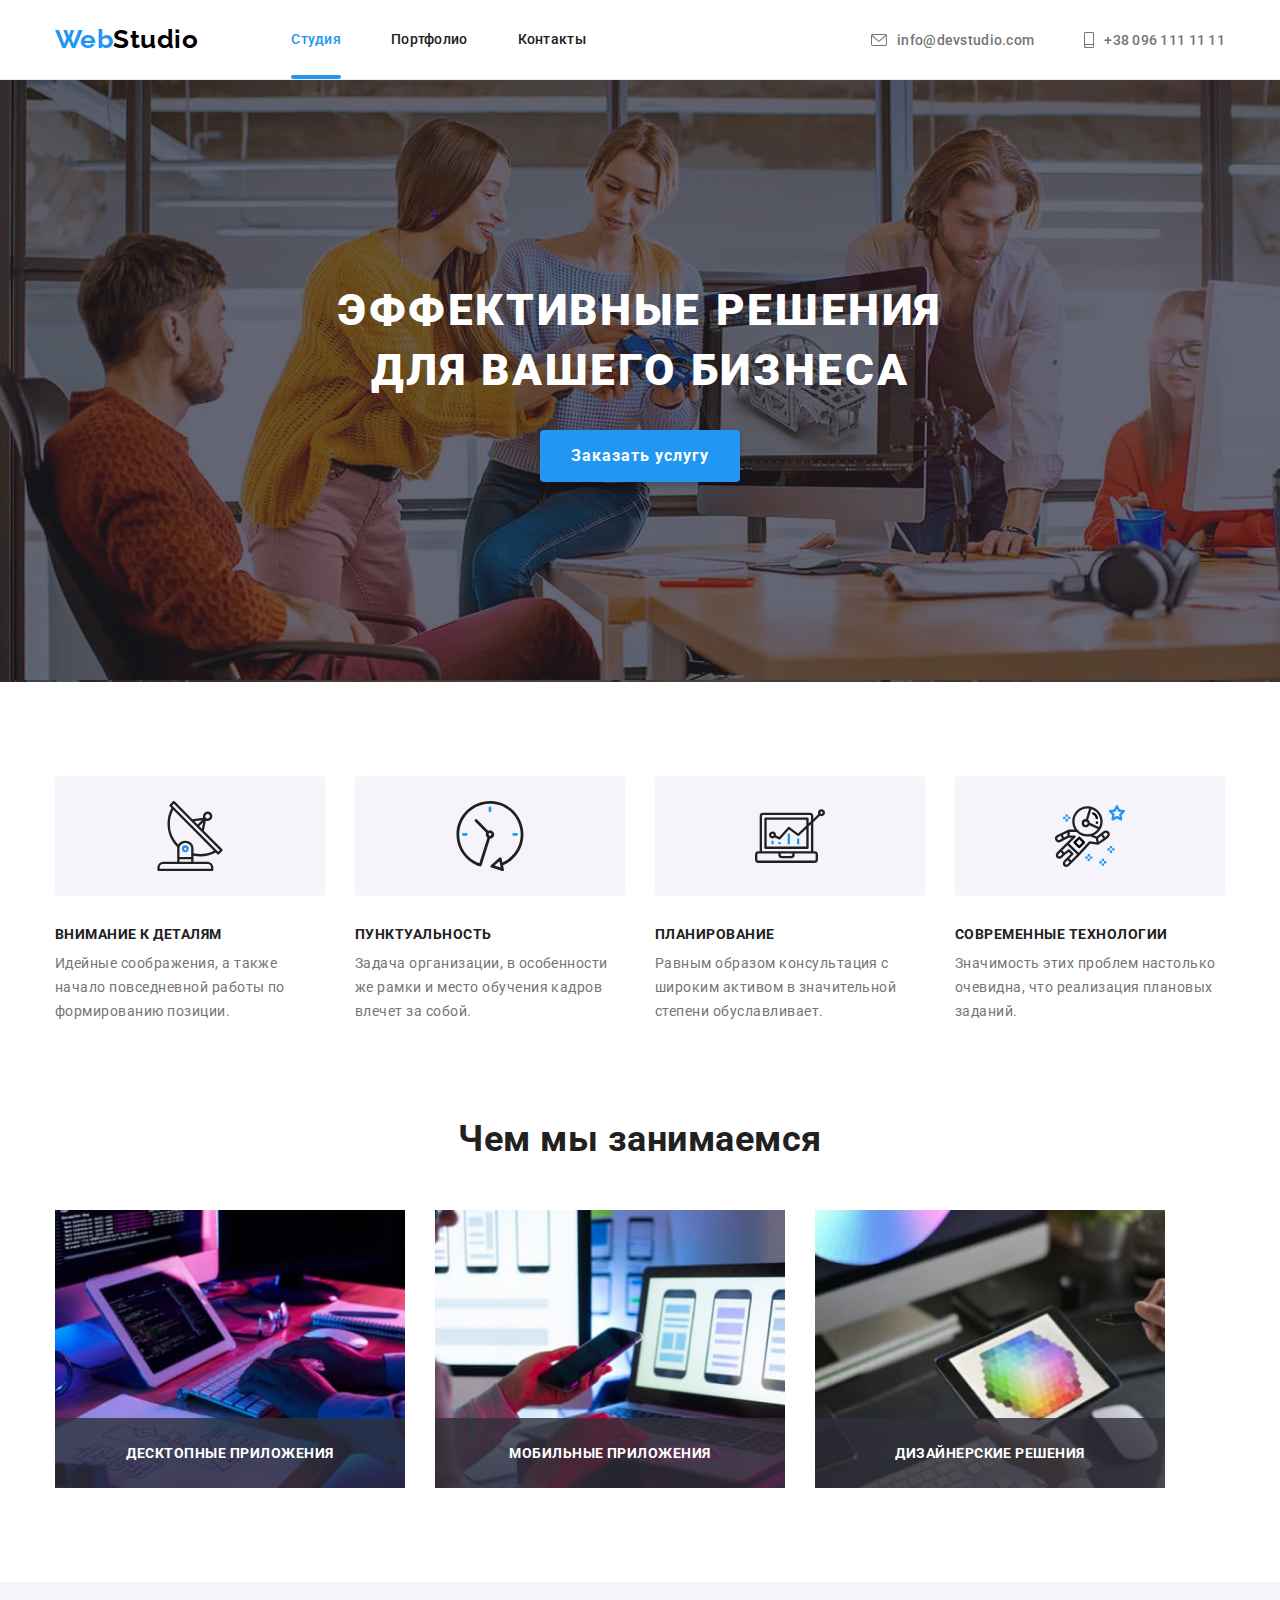
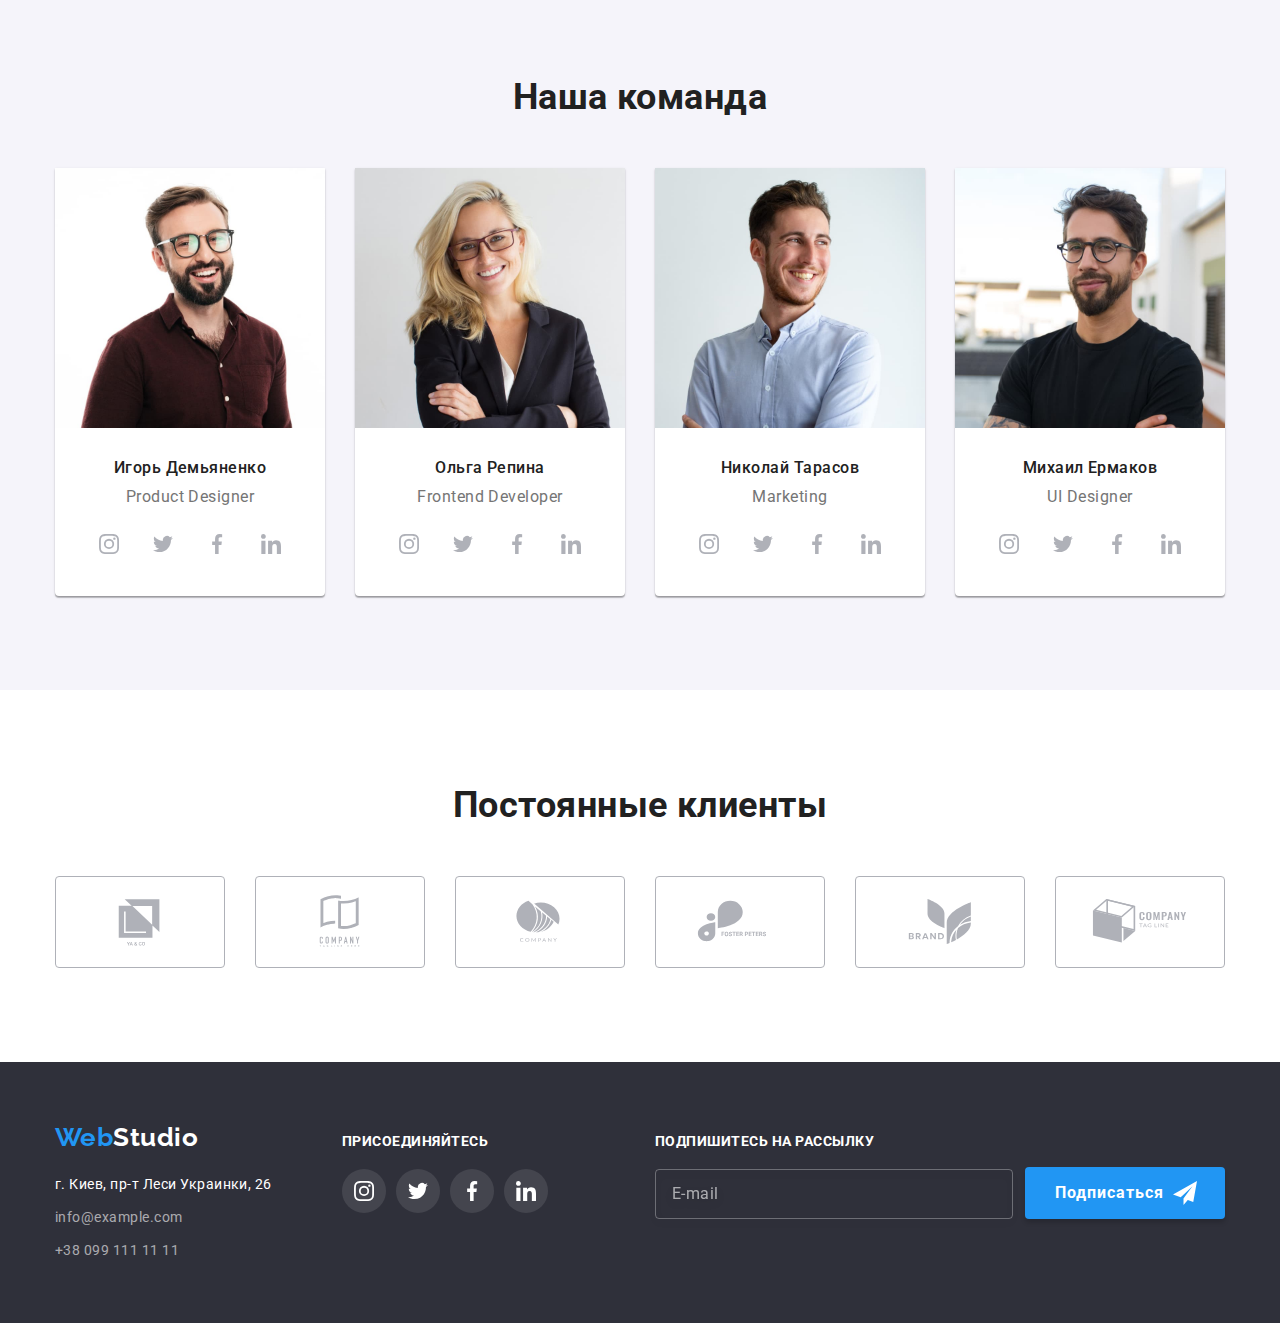
<file: index.html>
<!DOCTYPE html>
<html lang="ru">
<head>
    <meta charset="UTF-8">
    <meta http-equiv="X-UA-Compatible" content="IE=edge">
    <meta name="viewport" content="width=device-width, initial-scale=1.0">
    <title>Студия</title>
    <link rel="preconnect" href="https://fonts.gstatic.com">
    <link href="https://fonts.googleapis.com/css2?family=Raleway:wght@700&family=Roboto:wght@400;500;700;900&display=swap" rel="stylesheet">
    <link rel="stylesheet" href="https://cdnjs.cloudflare.com/ajax/libs/modern-normalize/1.0.0/modern-normalize.min.css">
    <link rel="stylesheet" href="./css/main.min.css">
</head>
<body>

<!-- Хедер -->

    <header class="page-header">
        <div class="container header-container">
            <nav class="nav nav--flex-centered">
                <a href="./index.html" class="nav__logo"> <span class="nav__logo--forepart">Web</span>Studio</a>
                <ul class="nav-list">
                    <li class="nav-list__item"> <a href="./index.html" class="nav-list__link nav-list__link--current">Студия</a></li>
                    <li class="nav-list__item"> <a href="./portfolio.html" class="nav-list__link">Портфолио</a></li>
                    <li class="nav-list__item"> <a href="#contacts" class="nav-list__link">Контакты</a> </li>
                </ul>
            </nav>
            <ul class="contact-list">
                <li class="contact-list__item">
                    
                <a href="mailto:info@devstudio.com" class="contact-list__link">
                    <svg class="contact-list__icon contact-list__icon--envelope">
                        <use href="./images/icons.svg#icon-envelope"></use>
                    </svg>
                    info@devstudio.com</a>
                </li>
                <li class="contact-list__item"><a href="tel:+380961111111" class="contact-list__link">
                    <svg class="contact-list__icon contact-list__icon--smartphone"  width="10px" height="16px">
                        <use href="./images/icons.svg#icon-smartphone">
                        </use>
                    </svg>
                    +38 096 111 11 11</a>
                </li>
            </ul>
        </div>
        
    </header>
    <main>
        <!-- Герой -->
        <section class="hero">
            <div class="container">
                <h1 class="hero__title">Эффективные решения <br> для вашего бизнеса</h1>
                <button class="hero__button " type="button" data-modal-open>Заказать услугу</button>
            </div>
            <div class="backdrop backdrop--is-hidden" data-modal>
                <div class="modal">
                    <button type="button" class="modal__button" data-modal-close>
                        <svg class="modal__icon">
                            <use href="./images/icons.svg#icon-button"></use>
                        </svg>
                    </button>
                    <form class="form">
                        <p class="form__title">Оставьте свои данные, мы вам перезвоним</p>
                        <div class="user-info">
                            <label class="user-info__label">
                                <span class="user-info__title">Имя</span>
                                <span class="user-info__text">
                                    <input name="user_name" type="text" class="user-info__input">
                                    <svg class="user-info__icon">
                                        <use href="./images/icons.svg#icon-user"></use>
                                    </svg>
                                </span>
                            </label>
                        </div>
                        <div class="user-info">
                            <label class="user-info__label">
                                <span class="user-info__title">Телефон</span> 
                                <span class="user-info__text">
                                    <input name="user_phone" type="tel" class="user-info__input">
                                    <svg class="user-info__icon">
                                        <use href="./images/icons.svg#icon-phone"></use>
                                    </svg>
                                </span>
                            </label>
                        </div>
                        <div class="user-info">
                            <label class="user-info__label">
                                <span class="user-info__title">Почта</span>
                                <span class="user-info__text">
                                    <input name="user_email" type="email" class="user-info__input">
                                    <svg class="user-info__icon">
                                        <use href="./images/icons.svg#icon-email"></use>
                                    </svg>
                                </span>
                            </label>
                        </div>
                            
                        <div class="user-info--comment">
                            <label class="user-info__label">
                                <span class="user-info__title">Комментарий</span> 
                                <textarea name="user_comment" rows="10" placeholder="Введите текст" class="user-info__textarea"></textarea>
                            </label>
                        </div>
                            
                        <div class="user-policy">
                            <label>
                                <input class="user-policy__input" name="user_policy" type="checkbox">
                                <svg class="user-policy__icon">
                                    <use href="./images/icons.svg#icon-check"></use>
                                </svg>
                                <span class="user-policy__text"> Соглашаюсь с рассылкой и принимаю <a href="#" class="user-policy__link">Условия договора</a> </span> 
                            </label>
                        </div>
                        <button class="form__button primary-button" type="submit">Отправить</button>
                    </form>
                </div>
            </div>
        </section>
        <!-- Преимущества -->
        <section class="section">
            <div class="container">
                <h2 hidden>Наши преимущества</h2>
                <ul class="advantages-list">
                    <li class="advantages-card">
                        <div class="advantages-card__logo">
                            <svg class="advantages-card__icon">
                                <use href="./images/icons.svg#icon-antenna"></use>
                            </svg>
                        </div>
                        <h3 class="advantages-card__title ">Внимание к деталям</h3>
                        <p class="advantages-card__text">Идейные соображения, а также начало повседневной работы по формированию позиции.</p>
                    </li>
                    <li class="advantages-card">
                        <div class="advantages-card__logo">
                            <svg class="advantages-card__icon">
                                <use href="./images/icons.svg#icon-clock"></use>
                            </svg>
                        </div>
                        <h3 class="advantages-card__title">Пунктуальность</h3>
                        <p class="advantages-card__text">Задача организации, в особенности же рамки и место обучения кадров влечет за собой.
                        </p>
                    </li>
                    <li class="advantages-card">
                        <div class="advantages-card__logo">
                            <svg class="advantages-card__icon">
                                <use href="./images/icons.svg#icon-diagram"></use>
                            </svg>
                        </div>
                        <h3 class="advantages-card__title">Планирование</h3>
                        <p class="advantages-card__text">Равным образом консультация с широким активом в значительной степени обуславливает.
                        </p>
                    </li>
                    <li class="advantages-card">
                        <div class="advantages-card__logo">
                            <svg class="advantages-card__icon">
                                <use href="./images/icons.svg#icon-astronaut"></use>
                            </svg>
                        </div>
                        <h3 class="advantages-card__title">Современные технологии</h3>
                        <p class="advantages-card__text">Значимость этих проблем настолько очевидна, что реализация плановых заданий.</p>
                    </li>
                </ul>
            </div>
        </section>
        <!-- Чем занимаемся -->
        <section class="section section--no-padding-top">
            <div class="container work">
                <h2 class="work__title">Чем мы занимаемся</h2>
                <ul class="work__list">
                    <li class="work-card">
                        <img src="./images/keyboard.jpg" alt="руки печатают на клавиатуре" width="370">
                        <div class="work-card__content">
                            <h3 class="work-card__title">Десктопные приложения</h3>
                        </div>
                    </li>
                    <li class="work-card">
                        <img src="./images/laptop.jpg" alt="в левой руке телефон, правая на ноутбуке" width="370">
                        <div class="work-card__content">
                            <h3 class="work-card__title">Мобильные приложения</h3>
                        </div>
                    </li>
                    <li class="work-card">
                        <img src="./images/tablet.jpg" alt="планшет в руках" width="370">
                        <div class="work-card__content">
                            <h3 class="work-card__title">Дизайнерские решения</h3>
                        </div>
                    </li>
                </ul>
            </div>
        </section>
        <!-- Наша команда -->
        <section class="section section--secondary-bg">
            <div class="container team">
                <h2 class="team__title">Наша команда</h2>
                <ul class="team__list">
                    <li class="team-card">
                        <img src="./images/product-designer.jpg" alt="мужчина в очках и бордовой рубашке" width="270">
                        <div class="team-member">
                            <h3 class="team-member__name">Игорь Демьяненко</h3>
                            <p lang="en" class="team-member__position">Product Designer</p>
                            <ul class="socials">
                                <li class="socials-item">
                                    <a href="" class="socials-item__link">
                                        <svg class="socials-item__logo">
                                            <use href="./images/icons.svg#icon-instagram"></use>
                                        </svg>
                                    </a>
                                </li>
                                <li class="socials-item">
                                    <a href="" class="socials-item__link">
                                        <svg class="socials-item__logo">
                                            <use href="./images/icons.svg#icon-twitter"></use>
                                        </svg>
                                    </a>
                                </li>
                                <li class="socials-item">
                                    <a href="" class="socials-item__link">
                                        <svg class="socials-item__logo">
                                                <use href="./images/icons.svg#icon-facebook"></use>
                                        </svg>
                                    </a>
                                </li>
                                <li class="socials-item">
                                    <a href="" class="socials-item__link">
                                        <svg class="socials-item__logo">
                                            <use href="./images/icons.svg#icon-linkedin"></use>
                                        </svg>
                                    </a>
                                </li>
                            
                            </ul>
                        </div>
                    </li>
                    <li class="team-card">
                        <img src="./images/frontend-developer.jpg" alt="блондинка в черном пиджаке" width="270">
                        <div class="team-member">
                            <h3 class="team-member__name">Ольга Репина</h3>
                            <p lang="en" class="team-member__position">Frontend Developer</p>
                            <ul class="socials">
                                <li class="socials-item">
                                    <a href="" class="socials-item__link">
                                        <svg class="socials-item__logo">
                                            <use href="./images/icons.svg#icon-instagram"></use>
                                        </svg>
                                    </a>
                                </li>
                                <li class="socials-item">
                                    <a href="" class="socials-item__link">
                                        <svg class="socials-item__logo">
                                            <use href="./images/icons.svg#icon-twitter"></use>
                                        </svg>
                                    </a>
                                </li>
                                <li class="socials-item">
                                    <a href="" class="socials-item__link">
                                        <svg class="socials-item__logo">
                                            <use href="./images/icons.svg#icon-facebook"></use>
                                        </svg>
                                    </a>
                                </li>
                                <li class="socials-item">
                                    <a href="" class="socials-item__link">
                                        <svg class="socials-item__logo">
                                            <use href="./images/icons.svg#icon-linkedin"></use>
                                        </svg>
                                    </a>
                                </li>
                            </ul>
                        </div>
                    </li>
                    <li class="team-card">
                        <img src="./images/marketing.jpg" alt="парень в белой рубашке" width="270">
                        <div class="team-member">
                            <h3 class="team-member__name">Николай Тарасов</h3>
                            <p lang="en" class="team-member__position">Marketing</p>
                            <ul class="socials">
                                <li class="socials-item">
                                    <a href="" class="socials-item__link">
                                        <svg class="socials-item__logo">
                                            <use href="./images/icons.svg#icon-instagram"></use>
                                        </svg>
                                    </a>
                                </li>
                                <li class="socials-item">
                                    <a href="" class="socials-item__link">
                                        <svg class="socials-item__logo">
                                            <use href="./images/icons.svg#icon-twitter"></use>
                                        </svg>
                                    </a>
                                </li>
                                <li class="socials-item">
                                    <a href="" class="socials-item__link">
                                        <svg class="socials-item__logo">
                                            <use href="./images/icons.svg#icon-facebook"></use>
                                        </svg>
                                    </a>
                                </li>
                                <li class="socials-item">
                                    <a href="" class="socials-item__link">
                                        <svg class="socials-item__logo">
                                            <use href="./images/icons.svg#icon-linkedin"></use>
                                        </svg>
                                    </a>
                                </li>
                            </ul>
                        </div>
                    </li>
                    <li class="team-card">
                        <img src="./images/ui-designer.jpg" alt="парень в черной футболке" width="270">
                        <div class="team-member">
                            <h3 class="team-member__name">Михаил Ермаков</h3>
                            <p lang="en" class="team-member__position">UI Designer</p>
                            <ul class="socials">
                                <li class="socials-item">
                                    <a href="" class="socials-item__link">
                                        <svg class="socials-item__logo">
                                            <use href="./images/icons.svg#icon-instagram"></use>
                                        </svg>
                                    </a>
                                </li>
                                <li class="socials-item">
                                    <a href="" class="socials-item__link">
                                        <svg class="socials-item__logo">
                                            <use href="./images/icons.svg#icon-twitter"></use>
                                        </svg>
                                    </a>
                                </li>
                                <li class="socials-item">
                                    <a href="" class="socials-item__link">
                                        <svg class="socials-item__logo">
                                            <use href="./images/icons.svg#icon-facebook"></use>
                                        </svg>
                                    </a>
                                </li>
                                <li class="socials-item">
                                    <a href="" class="socials-item__link">
                                        <svg class="socials-item__logo">
                                            <use href="./images/icons.svg#icon-linkedin"></use>
                                        </svg>
                                    </a>
                                </li>
                            </ul>
                        </div>
                    </li>
                </ul>
            </div>
        </section>
        <!-- Наши клиенты -->
        <section class="section">
            <div class="container client">
                <h2 class="client__title">Постоянные клиенты</h2>
                <ul class="client__list">
                    <li class="client-item">
                        <a href="" class="client-item__link">
                            <svg class="client-item__logo">
                                <use href="./images/icons.svg#icon-client-1"></use>
                            </svg>
                        </a>
                    </li>
                    <li class="client-item">
                        <a href="" class="client-item__link">
                            <svg class="client-item__logo">
                                <use href="./images/icons.svg#icon-client-2"></use>
                            </svg>
                        </a>
                    </li>
                    <li class="client-item">
                        <a href="" class="client-item__link">
                            <svg class="client-item__logo">
                                <use href="./images/icons.svg#icon-client-3"></use>
                            </svg>
                        </a>
                    </li>
                    <li class="client-item">
                        <a href="" class="client-item__link">
                            <svg class="client-item__logo">
                                <use href="./images/icons.svg#icon-client-4"></use>
                            </svg>
                        </a>
                    </li>
                    <li class="client-item">
                        <a href="" class="client-item__link">
                            <svg class="client-item__logo">
                                <use href="./images/icons.svg#icon-client-5"></use>
                            </svg>
                        </a>
                    </li>
                    <li class="client-item">
                        <a href="" class="client-item__link">
                            <svg class="client-item__logo">
                                <use href="./images/icons.svg#icon-client-6"></use>
                            </svg>
                        </a>
                    </li>
                </ul>
            </div>
        </section>
    </main>
    <!-- Футер -->
    <footer class="page-footer">
        <div class="container footer">
            <h2 hidden>Контакты</h2>
            <div class="nav">
                <a href="index.html" class="nav__logo--footer"> <span class="nav__logo--forepart">Web</span>Studio</a>
                <address id=contacts class="address">
                    <p>г. Киев, пр-т Леси Украинки, 26</p>
                    <ul class="list footer-contacts">
                        <li class="footer-contacts__item"><a href="mailto:info@devstudio.com"
                                class="footer-contacts__link">info@example.com</a></li>
                        <li class="footer-contacts__item"><a href="tel:+380961111111" class="footer-contacts__link">+38 099 111 11 11</a></li>
                    </ul>
                </address>
            </div>
            <div class="socials--margin">
                <h3 class="socials__title">Присоединяйтесь</h3>
                <ul class="socials--footer">
                    <li class="socials-item">
                        <a href="" class="socials-item__link--footer">
                            <svg class="socials-item__logo socials-item__logo--footer">
                                <use href="./images/icons.svg#icon-instagram"></use>
                            </svg>
                        </a>
                    </li>
                    <li class="socials-item">
                        <a href="" class="socials-item__link--footer">
                            <svg class="socials-item__logo socials-item__logo--footer">
                                <use href="./images/icons.svg#icon-twitter"></use>
                            </svg>
                        </a>
                    </li>
                    <li class="socials-item">
                        <a href="" class="socials-item__link--footer">
                            <svg class="socials-item__logo socials-item__logo--footer">
                                <use href="./images/icons.svg#icon-facebook"></use>
                            </svg>
                        </a>
                    </li>
                    <li class="socials-item">
                        <a href="" class="socials-item__link--footer">
                            <svg class="socials-item__logo socials-item__logo--footer">
                                <use href="./images/icons.svg#icon-linkedin"></use>
                            </svg>
                        </a>
                    </li>
                </ul>
            </div>
            <form class="footer-form" >
                <div class="signup-form">
                    <p class="signup-form__title">Подпишитесь на рассылку</p>
                    <label for="footer-user-email"></label>
                    <input class="signup-form__input" name="user_email" type="email" id="footer-user-email" placeholder="E-mail">
                </div>
                <div class="submit">
                    <button class="submit__button primary-button" type="submit">Подписаться</button>
                    <svg class="submit__icon">
                        <use href="./images/icons.svg#icon-send"></use>
                    </svg>
                </div>
            </form>
        </div>
    </footer>

    <script src="./js/modal.js"></script>
</body>
</html>
</file>
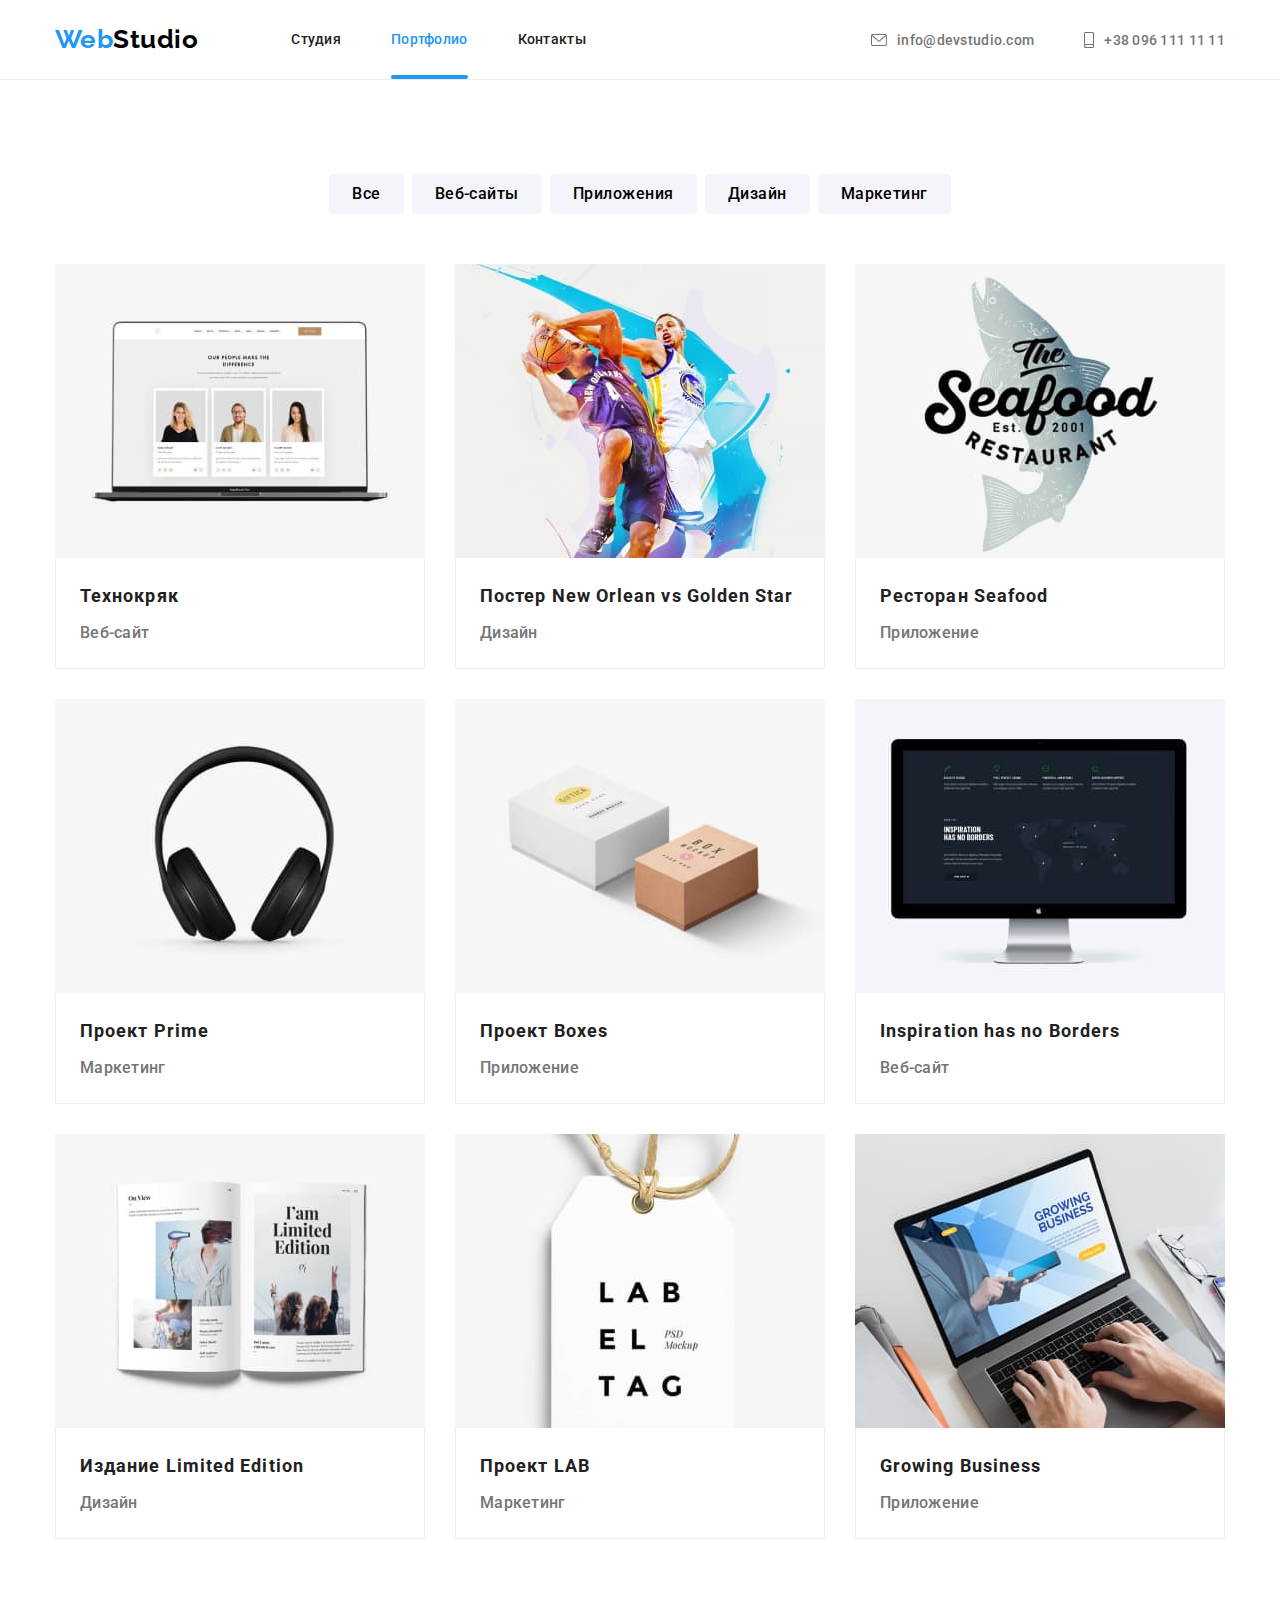
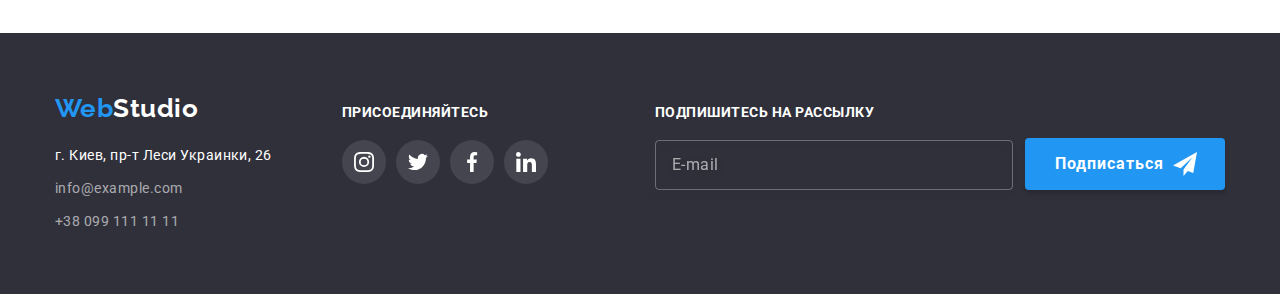
<file: portfolio.html>
<!DOCTYPE html>
<html lang="ru">
<head>
    <meta charset="UTF-8">
    <meta http-equiv="X-UA-Compatible" content="IE=edge">
    <meta name="viewport" content="width=device-width, initial-scale=1.0">
    <title>Портфолио</title>
    <link rel="preconnect" href="https://fonts.gstatic.com">
    <link href="https://fonts.googleapis.com/css2?family=Raleway:wght@700&family=Roboto:wght@400;500;700;900&display=swap" rel="stylesheet">
    <link rel="stylesheet" href="https://cdnjs.cloudflare.com/ajax/libs/modern-normalize/1.0.0/modern-normalize.min.css">    
    <link rel="stylesheet" href="./css/main.min.css">
</head>
<body>

<!-- Хедер -->

    <header class="page-header">
        <div class="container header-container">
            <nav class="nav nav--flex-centered">
                <a href="./index.html" class="nav__logo"> <span class="nav__logo--forepart">Web</span>Studio</a>
                <ul class="nav-list">
                    <li class="nav-list__item"> <a href="./index.html"
                            class="nav-list__link">Студия</a></li>
                    <li class="nav-list__item"> <a href="./portfolio.html" class="nav-list__link nav-list__link--current">Портфолио</a></li>
                    <li class="nav-list__item"> <a href="#contacts" class="nav-list__link">Контакты</a> </li>
                </ul>
            </nav>
            <ul class="contact-list">
                <li class="contact-list__item">
    
                    <a href="mailto:info@devstudio.com" class="contact-list__link">
                        <svg class="contact-list__icon contact-list__icon--envelope">
                            <use href="./images/icons.svg#icon-envelope"></use>
                        </svg>
                        info@devstudio.com</a>
                </li>
                <li class="contact-list__item"><a href="tel:+380961111111" class="contact-list__link">
                        <svg class="contact-list__icon contact-list__icon--smartphone" width="10px" height="16px">
                            <use href="./images/icons.svg#icon-smartphone">
                            </use>
                        </svg>
                        +38 096 111 11 11</a>
                </li>
            </ul>
        </div>
    
    </header>
    <main>
        <section class="section">
            <div class="container">
                <h1 hidden>Наши работы</h1>
                <div>
                    <ul class="list filter-list">
                        <li class="filter-list__item"> <button class="button filter-list__button" type="button">Все</button></li>
                        <li class="filter-list__item"> <button class="button filter-list__button" type="button">Веб-сайты</button></li>
                        <li class="filter-list__item"> <button class="button filter-list__button" type="button">Приложения</button> </li>
                        <li class="filter-list__item"> <button class="button filter-list__button" type="button">Дизайн</button></li>
                        <li class="filter-list__item"> <button class="button filter-list__button" type="button">Маркетинг</button></li>
                    </ul>
                </div>
                <div>
                    <ul class="prod-list">
                        <li class="prod-list__card">
                            <article class="product">
                                <a href="" class="product__link">
                                    <div class="product__image">
                                        <img src="./images/technokriak.jpg" alt="Технокряк" width="370">
                                        <div class="product__overlay">
                                            <p class="product__text">Технокряк это современная площадка распространения коронавируса. Компании используют
                                                эту
                                                платформу для цифрового
                                                шпионажа и атак на защищённые сервера конкурентов.</p>
                                        </div>
                                    </div>
                                    <div class="product__meta">
                                        <h2 class="product__name">Технокряк</h2>
                                        <p class="product__category">Веб-сайт</p>
                                    </div>
                                </a>
                            </article>
                        </li>
                        <li class="prod-list__card">
                            <article class="product">
                                <a href="" class="product__link">
                                    <div class="product__image">
                                        <img src="./images/poster.jpg" alt="Постер с баскетболистами" width="370">
                                        <div class="product__overlay">
                                            <p class="product__text">Технокряк это современная площадка распространения коронавируса. Компании используют
                                                эту
                                                платформу для цифрового
                                                шпионажа и атак на защищённые сервера конкурентов.</p>
                                        </div>
                                    </div>
                                    <div class="product__meta">
                                        <h2 class="product__name">Постер New Orlean vs Golden Star</h2>
                                        <p class="product__category">Дизайн</p>
                                    </div>
                                </a>
                            </article>
                        </li>
                        <li class="prod-list__card">
                            <article class="product">
                                <a href="" class="product__link">
                                    <div class="product__image">
                                        <img src="./images/seafood.jpg" alt="Постер ресторан" width="370">
                                        <div class="product__overlay">
                                            <p class="product__text">Технокряк это современная площадка распространения коронавируса. Компании используют
                                                эту
                                                платформу для цифрового
                                                шпионажа и атак на защищённые сервера конкурентов.</p>
                                        </div>
                                    </div>
                                    <div class="product__meta">
                                        <h2 class="product__name">Ресторан Seafood</h2>
                                        <p class="product__category">Приложение</p>
                                    </div>
                                </a>
                            </article>
                        </li>
                        <li class="prod-list__card">
                            <article class="product">
                                <a href="" class="product__link">
                                    <div class="product__image">
                                        <img src="./images/prime.jpg" alt="Наушники" width="370">
                                        <div class="product__overlay">
                                            <p class="product__text">Технокряк это современная площадка распространения коронавируса. Компании используют
                                                эту
                                                платформу для цифрового
                                                шпионажа и атак на защищённые сервера конкурентов.</p>
                                        </div>
                                    </div>
                                
                                    <div class="product__meta">
                                        <h2 class="product__name">Проект Prime</h2>
                                        <p class="product__category">Маркетинг</p>
                                    </div>
                                </a>
                            </article>
                        </li>
                        <li class="prod-list__card">
                            <article class="product">
                                <a href="" class="product__link">
                                    <div class="product__image">
                                        <img src="./images/boxes.jpg" alt="Коробки" width="370">
                                        <div class="product__overlay">
                                            <p class="product__text">Технокряк это современная площадка распространения коронавируса. Компании используют
                                                эту
                                                платформу для цифрового
                                                шпионажа и атак на защищённые сервера конкурентов.</p>
                                        </div>
                                    </div>
                                    <div class="product__meta">
                                        <h2 class="product__name">Проект Boxes</h2>
                                        <p class="product__category">Приложение</p>
                                    </div>
                                </a>
                            </article>
                        </li>
                        <li class="prod-list__card">
                            <article class="product">
                                <a href="" class="product__link">
                                    <div class="product__image">
                                        <img src="./images/inspiration.jpg" alt="Монитор" width="370">
                                        <div class="product__overlay">
                                            <p class="product__text">Технокряк это современная площадка распространения коронавируса. Компании используют
                                                эту
                                                платформу для цифрового
                                                шпионажа и атак на защищённые сервера конкурентов.</p>
                                        </div>
                                    </div>
                                    <div class="product__meta">
                                        <h2 class="product__name">Inspiration has no Borders</h2>
                                        <p class="product__category">Веб-сайт</p>
                                    </div>
                                </a>
                            </article>
                        </li>
                        <li class="prod-list__card">
                            <article class="product">
                                <a href="" class="product__link">
                                    <div class="product__image">
                                        <img src="./images/limited.jpg" alt="Развернутая книга" width="370">
                                        <div class="product__overlay">
                                            <p class="product__text">Технокряк это современная площадка распространения коронавируса. Компании используют
                                                эту
                                                платформу для цифрового
                                                шпионажа и атак на защищённые сервера конкурентов.</p>
                                        </div>
                                    </div>
                                    <div class="product__meta">
                                        <h2 class="product__name">Издание Limited Edition</h2>
                                        <p class="product__category">Дизайн</p>
                                    </div>
                                </a>
                            </article>
                        </li>
                        <li class="prod-list__card">
                            <article class="product">
                                <a href="" class="product__link">
                                    <div class="product__image">
                                        <img src="./images/lab.jpg" alt="Бирка" width="370">
                                        <div class="product__overlay">
                                            <p class="product__text">Технокряк это современная площадка распространения коронавируса. Компании используют
                                                эту
                                                платформу для цифрового
                                                шпионажа и атак на защищённые сервера конкурентов.</p>
                                        </div>
                                    </div>
                                    <div class="product__meta">
                                        <h2 class="product__name">Проект LAB</h2>
                                        <p class="product__category">Маркетинг</p>
                                    </div>
                                </a>
                            </article>
                        </li>
                        <li class="prod-list__card">
                            <article class="product">
                                <a href="" class="product__link">
                                    <div class="product__image">
                                        <img src="./images/growing.jpg" alt="Ноутбук" width="370">
                                        <div class="product__overlay">
                                            <p class="product__text">Технокряк это современная площадка распространения коронавируса. Компании используют
                                                эту
                                                платформу для цифрового
                                                шпионажа и атак на защищённые сервера конкурентов.</p>
                                        </div>
                                    </div>
                                    <div class="product__meta">
                                        <h2 class="product__name">Growing Business</h2>
                                        <p class="product__category">Приложение</p>
                                    </div>
                                </a>
                            </article>
                        </li>
                    </ul>
                </div>
            </div>
        </section>
        
        
    </main>
    <!-- Футер -->
    <footer class="page-footer">
        <div class="container footer">
            <h2 hidden>Контакты</h2>
            <div class="nav">
                <a href="index.html" class="nav__logo--footer"> <span class="nav__logo--forepart">Web</span>Studio</a>
                <address id=contacts class="address">
                    <p>г. Киев, пр-т Леси Украинки, 26</p>
                    <ul class="list footer-contacts">
                        <li class="footer-contacts__item"><a href="mailto:info@devstudio.com"
                                class="footer-contacts__link">info@example.com</a></li>
                        <li class="footer-contacts__item"><a href="tel:+380961111111" class="footer-contacts__link">+38 099
                                111 11 11</a></li>
                    </ul>
                </address>
            </div>
            <div class="socials--margin">
                <h3 class="socials__title">Присоединяйтесь</h3>
                <ul class="socials--footer">
                    <li class="socials-item">
                        <a href="" class="socials-item__link--footer">
                            <svg class="socials-item__logo socials-item__logo--footer">
                                <use href="./images/icons.svg#icon-instagram"></use>
                            </svg>
                        </a>
                    </li>
                    <li class="socials-item">
                        <a href="" class="socials-item__link--footer">
                            <svg class="socials-item__logo socials-item__logo--footer">
                                <use href="./images/icons.svg#icon-twitter"></use>
                            </svg>
                        </a>
                    </li>
                    <li class="socials-item">
                        <a href="" class="socials-item__link--footer">
                            <svg class="socials-item__logo socials-item__logo--footer">
                                <use href="./images/icons.svg#icon-facebook"></use>
                            </svg>
                        </a>
                    </li>
                    <li class="socials-item">
                        <a href="" class="socials-item__link--footer">
                            <svg class="socials-item__logo socials-item__logo--footer">
                                <use href="./images/icons.svg#icon-linkedin"></use>
                            </svg>
                        </a>
                    </li>
                </ul>
            </div>
            <form class="footer-form">
                <div class="signup-form">
                    <p class="signup-form__title">Подпишитесь на рассылку</p>
                    <label for="footer-user-email"></label>
                    <input class="signup-form__input" name="user_email" type="email" id="footer-user-email"
                        placeholder="E-mail">
                </div>
                <div class="submit">
                    <button class="submit__button primary-button" type="submit">Подписаться</button>
                    <svg class="submit__icon">
                        <use href="./images/icons.svg#icon-send"></use>
                    </svg>
                </div>
            </form>
        </div>
    </footer>
</body>
</html>
</file>
<file: css/main.min.css>
body{-webkit-box-sizing:border-box;box-sizing:border-box;font-family:"Roboto", sans-serif;font-weight:400;background-color:#fff;color:#212121;letter-spacing:0.03em}h1,h2,h3,h4,p,ul{margin:0}img{display:block;width:100%;height:auto}.nav-list,.contact-list,.advantages-list,.work__list,.team__list,.client__list,.footer-contacts,.socials--footer,.filter-list,.prod-list{list-style:none;padding:0;margin:0}.nav-list__link,.contact-list__link,.user-policy__link,.socials-item__link,.socials-item__link--footer,.client-item__link,.footer-contacts__link,.product__link{text-decoration:none;font-family:inherit;font-weight:inherit;font-style:normal;color:inherit;font-weight:500;font-size:14px;line-height:1.143;letter-spacing:0.02em;-webkit-transition:color 250ms cubic-bezier(0.4, 0, 0.2, 1);transition:color 250ms cubic-bezier(0.4, 0, 0.2, 1)}.nav--flex-centered{display:-webkit-box;display:-ms-flexbox;display:flex;-webkit-box-align:center;-ms-flex-align:center;align-items:center}.modal__button{cursor:pointer;padding:0}.user-info__input,.user-info__textarea,.user-policy__input,.signup-form__input{position:relative;width:100%;padding:12px 12px 12px 42px;border:1px solid rgba(33,33,33,0.2);border-radius:4px;cursor:pointer;-webkit-transition:border 250ms cubic-bezier(0.4, 0, 0.2, 1);transition:border 250ms cubic-bezier(0.4, 0, 0.2, 1)}.advantages-card__title,.work-card__title,.socials__title,.signup-form__title{font-size:14px;font-weight:700;line-height:1.143;text-transform:uppercase}.user-policy__input{position:absolute;width:1px;height:1px;margin:-1px;border:0;padding:0;clip:rect(0 0 0 0);overflow:hidden}.work__title,.team__title,.client__title{font-size:36px;font-weight:700;line-height:1.167;color:#212121;text-align:center;margin-bottom:50px}.socials{display:-webkit-inline-box;display:-ms-inline-flexbox;display:inline-flex;list-style:none;padding:0;margin:0}.primary-button,.hero__button{cursor:pointer;font-family:inherit;font-size:16px;font-weight:700;line-height:1.875;letter-spacing:0.06em;text-align:center;color:#fff;background-color:#2196f3;min-width:200px;padding-top:10px;padding-bottom:10px;border:1px solid transparent;border-radius:4px;-webkit-box-shadow:0px 4px 4px rgba(0,0,0,0.15);box-shadow:0px 4px 4px rgba(0,0,0,0.15);-webkit-transition:background-color 250ms cubic-bezier(0.4, 0, 0.2, 1);transition:background-color 250ms cubic-bezier(0.4, 0, 0.2, 1)}.primary-button:hover,.hero__button:hover,.primary-button:focus,.hero__button:focus{background-color:#188ce8}.nav__logo,.nav__logo--footer{font-family:"Raleway", sans-serif;font-size:26px;font-weight:700;color:#000;letter-spacing:inherit;line-height:1.192;margin-right:93px;font-style:normal;text-decoration:none;-webkit-transition:color 250ms cubic-bezier(0.4, 0, 0.2, 1);transition:color 250ms cubic-bezier(0.4, 0, 0.2, 1)}.nav__logo--forepart{color:#2196f3}.section{padding-top:94px;padding-bottom:94px}.section--no-padding-top{padding-top:0}.section--secondary-bg{background-color:#f5f4fa}.container{width:1200px;margin:0px auto;padding-left:15px;padding-right:15px}.page-header{border-bottom:1px solid #ececec;height:80px;display:-webkit-box;display:-ms-flexbox;display:flex}.header-container{display:-webkit-box;display:-ms-flexbox;display:flex;-webkit-box-align:center;-ms-flex-align:center;align-items:center}.nav-list{display:-webkit-box;display:-ms-flexbox;display:flex}.nav-list__item:not(:last-child){margin-right:50px}.nav-list__link{position:relative;padding-top:32px;padding-bottom:32px}.nav-list__link:hover,.nav-list__link:focus{color:#2196f3}.nav-list__link--current{color:#2196f3}.nav-list__link--current::after{position:absolute;content:"";width:100%;height:4px;bottom:0;left:0;background-color:#2196f3;border-radius:2px;display:block}.contact-list{display:-webkit-box;display:-ms-flexbox;display:flex;margin-left:auto}.contact-list__link{display:-webkit-box;display:-ms-flexbox;display:flex;-webkit-box-align:center;-ms-flex-align:center;align-items:center;color:#757575}.contact-list__link:hover,.contact-list__link:focus{color:#2196f3}.contact-list__link:hover .contact-list__icon,.contact-list__link:hover .contact-list__icon--envelope,.contact-list__link:hover .contact-list__icon--smartphone,.contact-list__link:focus .contact-list__icon,.contact-list__link:focus .contact-list__icon--envelope,.contact-list__link:focus .contact-list__icon--smartphone{fill:#2196f3}.contact-list__item:not(:last-child){margin-right:50px}.contact-list__icon,.contact-list__icon--envelope,.contact-list__icon--smartphone{fill:currentColor;margin-right:10px}.contact-list__icon--envelope{width:16px;height:12px}.contact-list__icon--smartphone{width:10px;height:16px}.hero{margin-left:auto;margin-right:auto;background-image:-webkit-gradient(linear, left top, right top, from(rgba(47,48,58,0.4)), to(rgba(47,48,58,0.4))),url(../images/hero-image.jpg);background-image:linear-gradient(to right, rgba(47,48,58,0.4), rgba(47,48,58,0.4)),url(../images/hero-image.jpg);max-width:1600px;background-color:#c4c4c4;text-align:center;padding-top:200px;padding-bottom:200px}.hero__title{font-size:44px;font-weight:900;line-height:1.364;text-transform:uppercase;letter-spacing:0.06em;color:#fff;margin-bottom:30px}.backdrop{position:fixed;width:100vw;height:100vh;top:0;left:0;z-index:1;background-color:rgba(0,0,0,0.2);opacity:1;-webkit-transition:opacity 250ms cubic-bezier(0.4, 0, 0.2, 1);transition:opacity 250ms cubic-bezier(0.4, 0, 0.2, 1)}.backdrop--is-hidden{opacity:0;pointer-events:none}.backdrop--is-hidden .modal{-webkit-transform:translate(-50%, -50%) scale3d(1.2, 1.2, 1.2);transform:translate(-50%, -50%) scale3d(1.2, 1.2, 1.2)}.modal{position:absolute;top:50%;left:50%;padding-top:40px;padding-bottom:40px;min-height:581px;min-width:528px;background-color:#fff;-webkit-box-shadow:0px 1px 3px rgba(0,0,0,0.12),0px 1px 1px rgba(0,0,0,0.14),0px 2px 1px rgba(0,0,0,0.2);box-shadow:0px 1px 3px rgba(0,0,0,0.12),0px 1px 1px rgba(0,0,0,0.14),0px 2px 1px rgba(0,0,0,0.2);-webkit-transform:translate(-50%, -50%) scale3d(1, 1, 1);transform:translate(-50%, -50%) scale3d(1, 1, 1);-webkit-transition:-webkit-transform 250ms cubic-bezier(0.4, 0, 0.2, 1);transition:-webkit-transform 250ms cubic-bezier(0.4, 0, 0.2, 1);transition:transform 250ms cubic-bezier(0.4, 0, 0.2, 1);transition:transform 250ms cubic-bezier(0.4, 0, 0.2, 1), -webkit-transform 250ms cubic-bezier(0.4, 0, 0.2, 1)}.modal__button{position:absolute;top:8px;right:8px;width:30px;height:30px;background-color:inherit;border:1px solid rgba(0,0,0,0.1);border-radius:50%;display:-webkit-box;display:-ms-flexbox;display:flex;-webkit-box-pack:center;-ms-flex-pack:center;justify-content:center;-webkit-box-align:center;-ms-flex-align:center;align-items:center}.modal__icon{width:11px;height:11px;fill:inherit;-webkit-transition:fill 250ms cubic-bezier(0.4, 0, 0.2, 1);transition:fill 250ms cubic-bezier(0.4, 0, 0.2, 1)}.modal__button:hover .modal__icon,.modal__button:focus .modal__icon{fill:#2196f3}.form{width:100%;padding-left:40px;padding-right:40px}.form__title{text-align:center;font-size:20px;font-weight:700;line-height:1.15;margin-bottom:12px}.user-info{margin-bottom:10px}.user-info__label{display:-webkit-box;display:-ms-flexbox;display:flex;-webkit-box-orient:vertical;-webkit-box-direction:normal;-ms-flex-direction:column;flex-direction:column}.user-info__title{font-size:12px;line-height:1.167;letter-spacing:0.01em;color:#757575;text-align:start;margin-bottom:4px}.user-info__text{position:relative}.user-info__input:hover,.user-info__input:focus{outline:none;border:1px solid #2196f3}.user-info__input:hover+.user-info__icon,.user-info__input:focus+.user-info__icon{fill:#2196f3}.user-info__textarea:hover,.user-info__textarea:focus{outline:none;border:1px solid #2196f3}.user-info__icon{position:absolute;display:block;width:18px;height:18px;fill:#212121;top:50%;left:12px;-webkit-transform:translateY(-50%);transform:translateY(-50%);-webkit-transition:fill 250ms cubic-bezier(0.4, 0, 0.2, 1);transition:fill 250ms cubic-bezier(0.4, 0, 0.2, 1)}.user-info__text{font-size:14px;line-height:1.714;color:#757575}.user-info--comment{margin-bottom:20px}.user-info__textarea{resize:none;height:120px;padding-left:16px;padding-right:16px}.user-info__textarea::-webkit-input-placeholder{font-size:12px;line-height:1.167;letter-spacing:0.01em;color:rgba(117,117,117,0.5);text-align:start;margin-bottom:4px}.user-info__textarea:-ms-input-placeholder{font-size:12px;line-height:1.167;letter-spacing:0.01em;color:rgba(117,117,117,0.5);text-align:start;margin-bottom:4px}.user-info__textarea::-ms-input-placeholder{font-size:12px;line-height:1.167;letter-spacing:0.01em;color:rgba(117,117,117,0.5);text-align:start;margin-bottom:4px}.user-info__textarea::placeholder{font-size:12px;line-height:1.167;letter-spacing:0.01em;color:rgba(117,117,117,0.5);text-align:start;margin-bottom:4px}.user-policy{margin-bottom:30px}.user-policy>label{display:-webkit-inline-box;display:-ms-inline-flexbox;display:inline-flex;-webkit-box-align:center;-ms-flex-align:center;align-items:center}.user-policy__input:checked+.user-policy__icon{background-origin:border-box;background-size:contain;border:2px solid #2196f3;background-color:#2196f3}.user-policy__text{font-size:14px;line-height:1.714;color:#757575}.user-policy__link{text-decoration:underline;color:#2196f3}.user-policy__icon{width:16px;height:15px;margin-right:7px;border:2px solid #000;border-radius:2px;background-color:#fff;fill:#fff;-webkit-transition:border 250ms cubic-bezier(0.4, 0, 0.2, 1),background-color 250ms cubic-bezier(0.4, 0, 0.2, 1);transition:border 250ms cubic-bezier(0.4, 0, 0.2, 1),background-color 250ms cubic-bezier(0.4, 0, 0.2, 1)}.advantages-list{display:-webkit-box;display:-ms-flexbox;display:flex;margin-right:-30px}.advantages-card{margin-right:30px;width:calc((100% - 90px) / 4)}.advantages-card__logo{display:-webkit-box;display:-ms-flexbox;display:flex;-webkit-box-pack:center;-ms-flex-pack:center;justify-content:center;width:100%;background-color:#f5f4fa;padding:25px 0;border-radius:4px}.advantages-card__icon{height:70px;width:70px}.advantages-card__title{margin-top:30px}.advantages-card__text{margin-top:10px;font-size:14px;line-height:1.714;color:#757575}.work__list{display:-webkit-box;display:-ms-flexbox;display:flex;margin-right:30px}.work-card{margin-right:30px;position:relative}.work-card__content{position:absolute;bottom:0;width:100%;background-color:rgba(47,48,58,0.8)}.work-card__title{text-align:center;color:#fff;padding-top:27px;padding-bottom:27px;margin:0}.team__list{display:-webkit-box;display:-ms-flexbox;display:flex;margin-right:-30px}.team-card{margin-right:30px;width:calc((100% - 90px) / 4);text-align:center;background-color:#fff;-webkit-box-shadow:0px 1px 3px rgba(0,0,0,0.12),0px 1px 1px rgba(0,0,0,0.14),0px 2px 1px rgba(0,0,0,0.2);box-shadow:0px 1px 3px rgba(0,0,0,0.12),0px 1px 1px rgba(0,0,0,0.14),0px 2px 1px rgba(0,0,0,0.2);border-radius:0px 0px 4px 4px}.team-member{padding-top:30px;padding-bottom:30px}.team-member__name{font-size:16px;font-weight:500;line-height:1.188}.team-member__position{font-size:16px;line-height:1.188;color:#757575;margin-top:10px}.socials{margin-top:16px;margin-right:-10px}.socials-item{margin-right:10px}.socials-item__link,.socials-item__link--footer{display:-webkit-inline-box;display:-ms-inline-flexbox;display:inline-flex;-webkit-box-pack:center;-ms-flex-pack:center;justify-content:center;padding:12px;border-radius:50%;-webkit-transition:background-color 250ms cubic-bezier(0.4, 0, 0.2, 1);transition:background-color 250ms cubic-bezier(0.4, 0, 0.2, 1)}.socials-item__link:hover,.socials-item__link--footer:hover,.socials-item__link:focus,.socials-item__link--footer:focus{background-color:#2196f3}.socials-item__link:hover .socials-item__logo,.socials-item__link--footer:hover .socials-item__logo,.socials-item__link:focus .socials-item__logo,.socials-item__link--footer:focus .socials-item__logo{fill:#fff}.socials-item__logo{height:20px;width:20px;fill:#afb1b8;-ms-flex-item-align:center;-ms-grid-row-align:center;align-self:center;-webkit-transition:fill 250ms cubic-bezier(0.4, 0, 0.2, 1);transition:fill 250ms cubic-bezier(0.4, 0, 0.2, 1)}.client__list{display:-webkit-inline-box;display:-ms-inline-flexbox;display:inline-flex;margin-right:-30px}.client-item{margin-right:30px}.client-item__link{display:-webkit-box;display:-ms-flexbox;display:flex;-webkit-box-align:center;-ms-flex-align:center;align-items:center;-webkit-box-pack:center;-ms-flex-pack:center;justify-content:center;padding:15px 31px;border:1px solid #afb1b8;border-radius:4px;-webkit-transition:border-color 250ms cubic-bezier(0.4, 0, 0.2, 1);transition:border-color 250ms cubic-bezier(0.4, 0, 0.2, 1)}.client-item__link:hover,.client-item__link:focus{border-color:#2196f3}.client-item__link:hover .client-item__logo,.client-item__link:focus .client-item__logo{fill:#2196f3}.client-item__logo{height:60px;width:106px;fill:#afb1b8;-webkit-transition:fill 250ms cubic-bezier(0.4, 0, 0.2, 1);transition:fill 250ms cubic-bezier(0.4, 0, 0.2, 1)}.page-footer{background-color:#2f303a;padding-top:60px;padding-bottom:60px}.footer{display:-webkit-box;display:-ms-flexbox;display:flex;-webkit-box-align:baseline;-ms-flex-align:baseline;align-items:baseline}.nav__logo--footer{color:#fff;margin-right:auto}.address{font-style:normal;font-size:14px;line-height:1.714;letter-spacing:inherit;color:#fff;margin-top:20px}.footer-contacts{margin-top:9px}.footer-contacts__item:last-child{margin-top:9px}.footer-contacts__link{font-weight:inherit;line-height:1.714;letter-spacing:inherit;color:rgba(255,255,255,0.6)}.footer-contacts__link:hover,.footer-contacts__link:focus{color:#2196f3}.socials--margin{margin-left:70px}.socials__title{margin-top:0;color:#fff}.socials--footer{display:-webkit-box;display:-ms-flexbox;display:flex;margin-top:20px}.socials-item__link--footer{background-color:rgba(255,255,255,0.1)}.socials-item__logo--footer{fill:#fff}.footer-form{display:-webkit-box;display:-ms-flexbox;display:flex;margin-left:auto}.signup-form{min-width:358px}.signup-form__title{margin-top:0;margin-bottom:20px;color:#fff}.signup-form__input{padding:15px 16px;border:1px solid rgba(255,255,255,0.3);-webkit-filter:drop-shadow(0px 4px 4px rgba(0,0,0,0.15));filter:drop-shadow(0px 4px 4px rgba(0,0,0,0.15));background-color:inherit;color:#fff;-webkit-transition:border 250ms cubic-bezier(0.4, 0, 0.2, 1);transition:border 250ms cubic-bezier(0.4, 0, 0.2, 1)}.signup-form__input:hover,.signup-form__input:focus{border:1px solid #2196f3}.signup-form__input::-webkit-input-placeholder{line-height:1.25;letter-spacing:0.03em;font-size:16px;color:rgba(255,255,255,0.6)}.signup-form__input:-ms-input-placeholder{line-height:1.25;letter-spacing:0.03em;font-size:16px;color:rgba(255,255,255,0.6)}.signup-form__input::-ms-input-placeholder{line-height:1.25;letter-spacing:0.03em;font-size:16px;color:rgba(255,255,255,0.6)}.signup-form__input::placeholder{line-height:1.25;letter-spacing:0.03em;font-size:16px;color:rgba(255,255,255,0.6)}.submit{position:relative;display:-webkit-box;display:-ms-flexbox;display:flex;-ms-flex-item-align:end;align-self:flex-end;margin-left:12px}.submit__button{text-align:unset;padding-left:29px}.submit__icon{position:absolute;width:24px;height:24px;top:50%;right:28px;-webkit-transform:translateY(-50%);transform:translateY(-50%)}.filter-list{display:-webkit-box;display:-ms-flexbox;display:flex;-webkit-box-pack:center;-ms-flex-pack:center;justify-content:center;margin-bottom:50px}.filter-list__item:not(:last-child){margin-right:8px}.filter-list__button{font-family:inherit;font-weight:500;font-size:16px;line-height:1.625;background-color:#f5f4fa;border:1px solid transparent;border-radius:4px;letter-spacing:inherit;padding:6px 22px;min-width:73px;-webkit-transition:background-color 250ms cubic-bezier(0.4, 0, 0.2, 1),color 250ms cubic-bezier(0.4, 0, 0.2, 1),-webkit-box-shadow 250ms cubic-bezier(0.4, 0, 0.2, 1);transition:background-color 250ms cubic-bezier(0.4, 0, 0.2, 1),color 250ms cubic-bezier(0.4, 0, 0.2, 1),-webkit-box-shadow 250ms cubic-bezier(0.4, 0, 0.2, 1);transition:background-color 250ms cubic-bezier(0.4, 0, 0.2, 1),color 250ms cubic-bezier(0.4, 0, 0.2, 1),box-shadow 250ms cubic-bezier(0.4, 0, 0.2, 1);transition:background-color 250ms cubic-bezier(0.4, 0, 0.2, 1),color 250ms cubic-bezier(0.4, 0, 0.2, 1),box-shadow 250ms cubic-bezier(0.4, 0, 0.2, 1),-webkit-box-shadow 250ms cubic-bezier(0.4, 0, 0.2, 1)}.filter-list__button:hover,.filter-list__button:focus{background-color:#2196f3;color:#fff;-webkit-box-shadow:0px 3px 1px rgba(0,0,0,0.1),0px 1px 2px rgba(0,0,0,0.08),0px 2px 2px rgba(0,0,0,0.12);box-shadow:0px 3px 1px rgba(0,0,0,0.1),0px 1px 2px rgba(0,0,0,0.08),0px 2px 2px rgba(0,0,0,0.12)}.prod-list{display:-webkit-box;display:-ms-flexbox;display:flex;-ms-flex-wrap:wrap;flex-wrap:wrap;margin-right:-30px;margin-bottom:-30px}.prod-list__card{max-width:370px;height:100%;margin-right:30px;margin-bottom:30px}.product__link{display:block;-webkit-transition:-webkit-box-shadow 250ms cubic-bezier(0.4, 0, 0.2, 1);transition:-webkit-box-shadow 250ms cubic-bezier(0.4, 0, 0.2, 1);transition:box-shadow 250ms cubic-bezier(0.4, 0, 0.2, 1);transition:box-shadow 250ms cubic-bezier(0.4, 0, 0.2, 1), -webkit-box-shadow 250ms cubic-bezier(0.4, 0, 0.2, 1)}.product__link:hover,.product__link:focus{-webkit-box-shadow:0px 3px 1px rgba(0,0,0,0.1),0px 1px 2px rgba(0,0,0,0.08),0px 2px 2px rgba(0,0,0,0.12);box-shadow:0px 3px 1px rgba(0,0,0,0.1),0px 1px 2px rgba(0,0,0,0.08),0px 2px 2px rgba(0,0,0,0.12)}.product__link:hover .product__overlay,.product__link:focus .product__overlay{-webkit-transform:translateY(0);transform:translateY(0)}.product__image{position:relative;overflow:hidden}.product__image>img{overflow:hidden}.product__overlay{position:absolute;width:100%;height:100%;top:0;left:0;padding:63px 24px;background-color:rgba(33,150,243,0.9);-webkit-user-select:none;-moz-user-select:none;-ms-user-select:none;user-select:none;-webkit-transform:translateY(100%);transform:translateY(100%);-webkit-transition:-webkit-transform 250ms cubic-bezier(0.4, 0, 0.2, 1);transition:-webkit-transform 250ms cubic-bezier(0.4, 0, 0.2, 1);transition:transform 250ms cubic-bezier(0.4, 0, 0.2, 1);transition:transform 250ms cubic-bezier(0.4, 0, 0.2, 1), -webkit-transform 250ms cubic-bezier(0.4, 0, 0.2, 1)}.product__text{font-size:18px;line-height:1.556;color:#fff}.product__meta{padding:20px 24px;border-left:1px solid #eee;border-right:1px solid #eee;border-bottom:1px solid #eee}.product__name{font-weight:700;font-size:18px;line-height:2;letter-spacing:0.06em}.product__category{font-size:16px;line-height:1.875;letter-spacing:inherit;color:#757575;margin-top:4px}
/*# sourceMappingURL=main.min.css.map */
</file>
